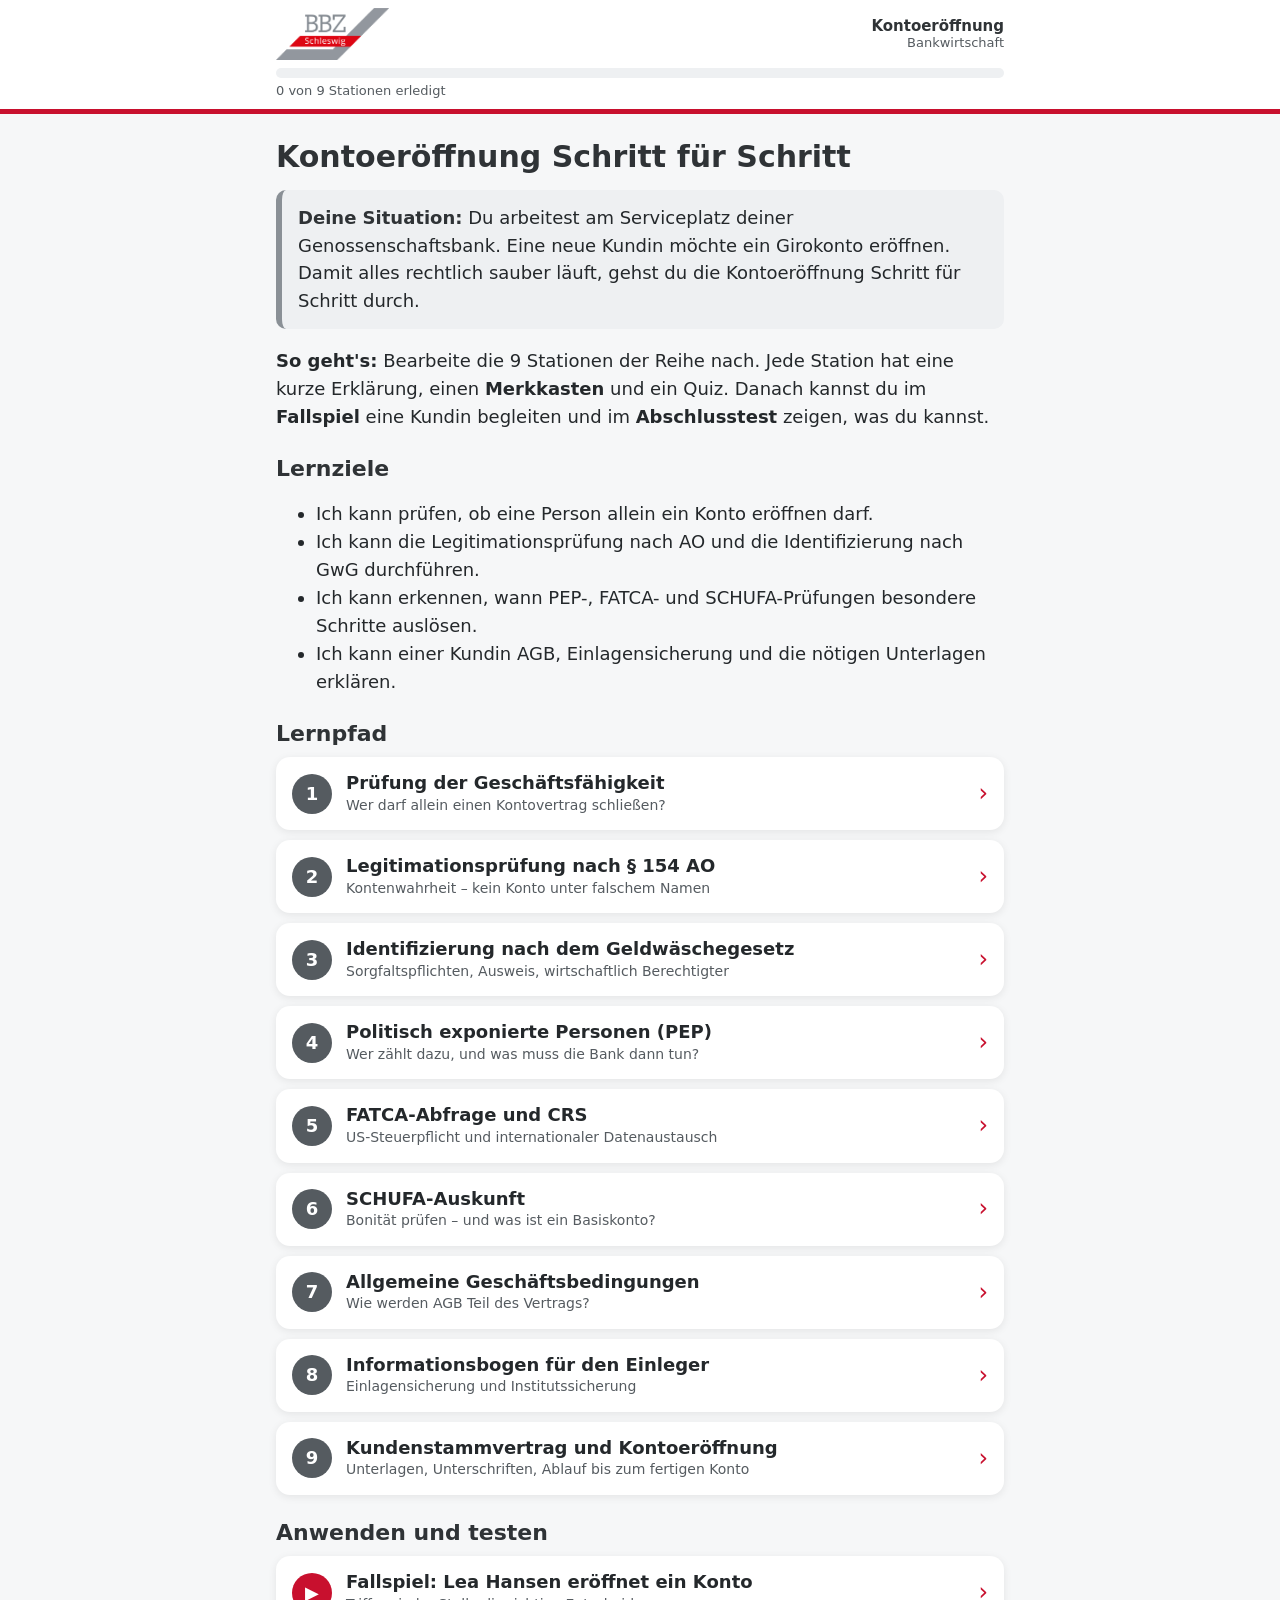
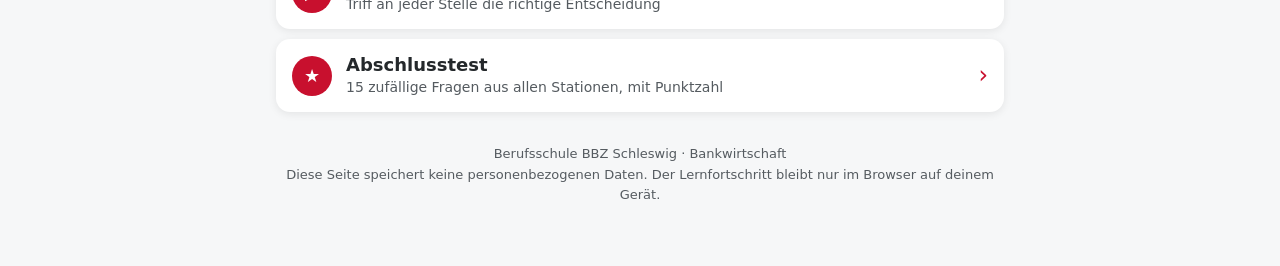
<file: index.html>
<!DOCTYPE html>
<html lang="de">
<head>
  <meta charset="utf-8">
  <meta name="viewport" content="width=device-width, initial-scale=1">
  <title>Kontoeröffnung Schritt für Schritt</title>
  <meta name="description" content="Interaktiver Lernpfad zur Kontoeröffnung für Auszubildende zur Bankkauffrau / zum Bankkaufmann – BBZ Schleswig, Bankwirtschaft.">
  <meta name="theme-color" content="#c8102e">
  <link rel="stylesheet" href="css/style.css">
</head>
<body>
  <header class="kopf">
    <div class="kopf-inner">
      <a href="#" aria-label="Zur Startseite">
        <img class="logo" src="bbz-logo.png" alt="BBZ Schleswig"
             onerror="this.style.display='none'; this.nextElementSibling.style.display='inline';">
        <span class="logo-ersatz" style="display:none">BBZ<span>Schleswig</span></span>
      </a>
      <div class="kopf-titel">
        <strong>Kontoeröffnung</strong>
        Bankwirtschaft
      </div>
    </div>
    <div class="fortschritt">
      <div class="fortschritt-balken" id="fortschritt-balken" role="progressbar"
           aria-label="Lernfortschritt" aria-valuemin="0" aria-valuemax="100" aria-valuenow="0">
        <div class="fortschritt-fuellung" id="fortschritt-fuellung"></div>
      </div>
      <div class="fortschritt-text" id="fortschritt-text"></div>
    </div>
  </header>

  <main id="app">
    <noscript>Bitte aktiviere JavaScript, um den Lernpfad zu nutzen.</noscript>
  </main>

  <script src="js/inhalte.js"></script>
  <script src="js/app.js"></script>
</body>
</html>
</file>
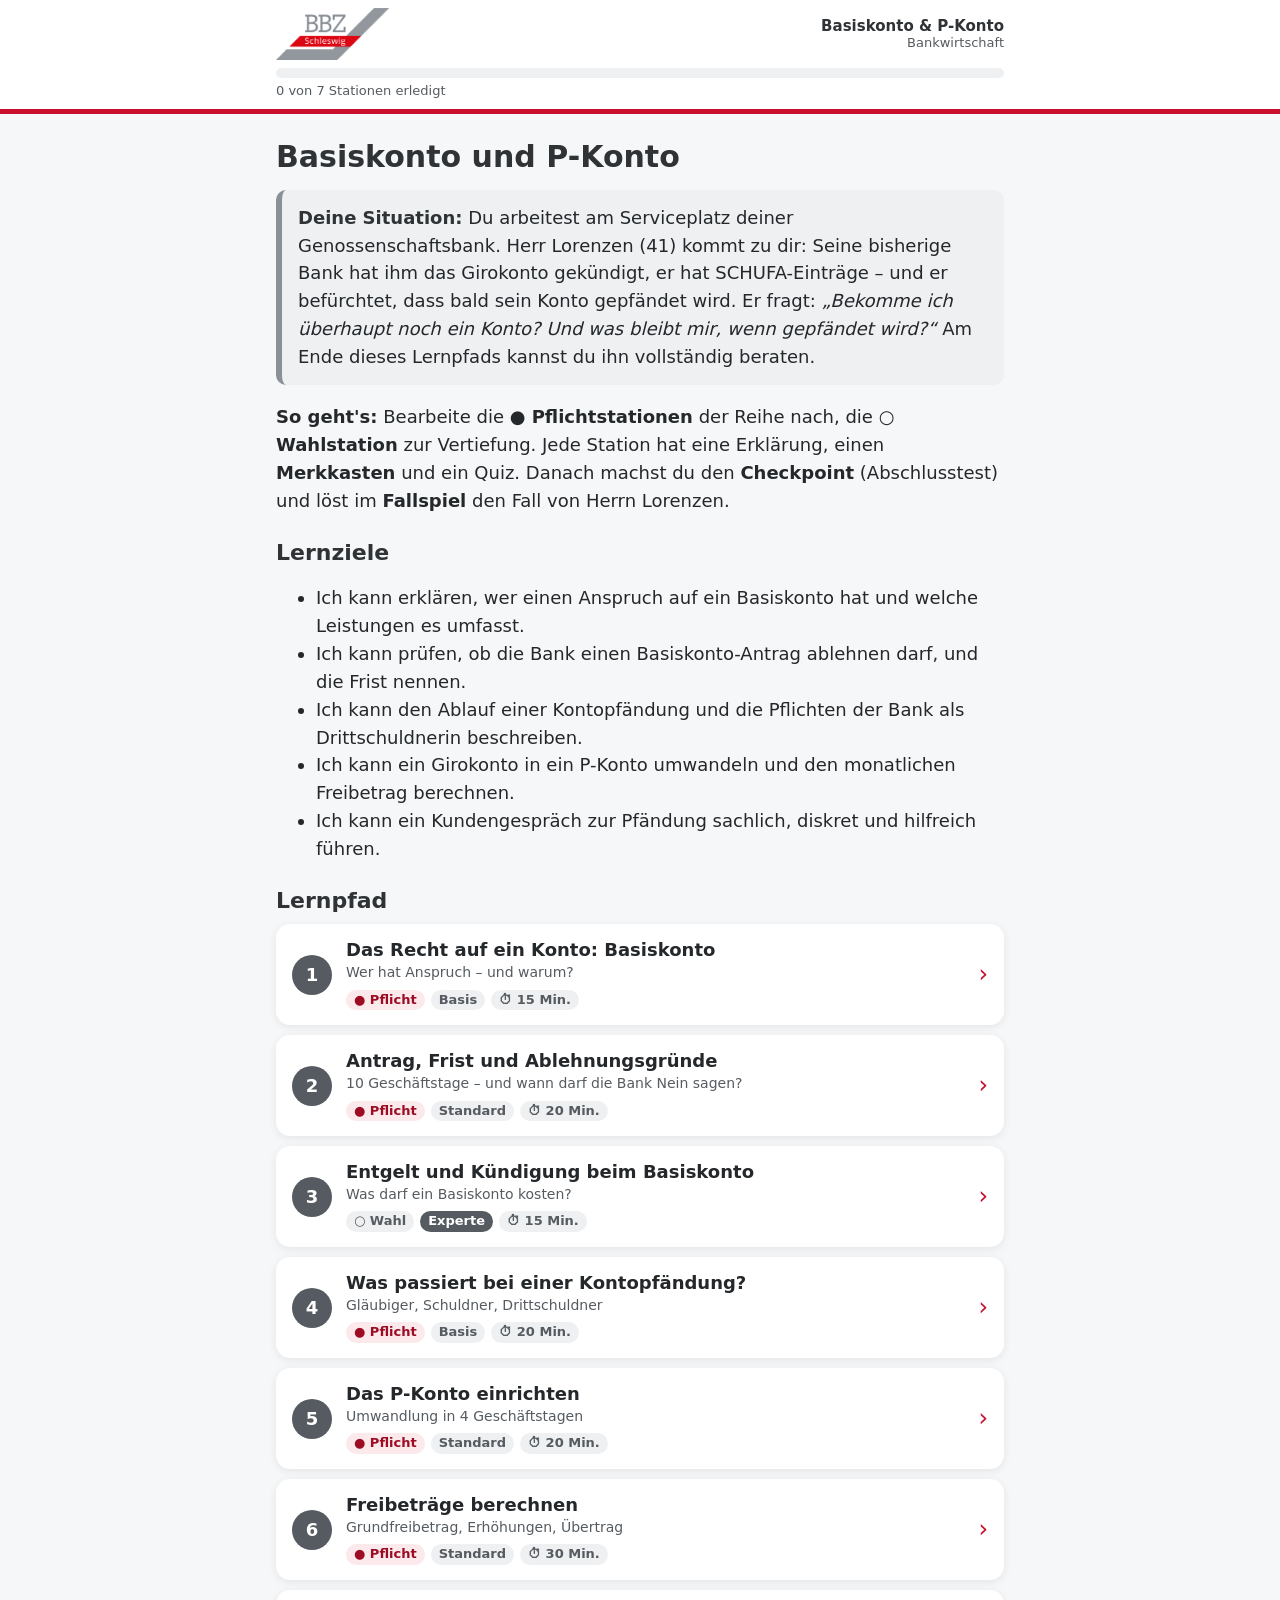
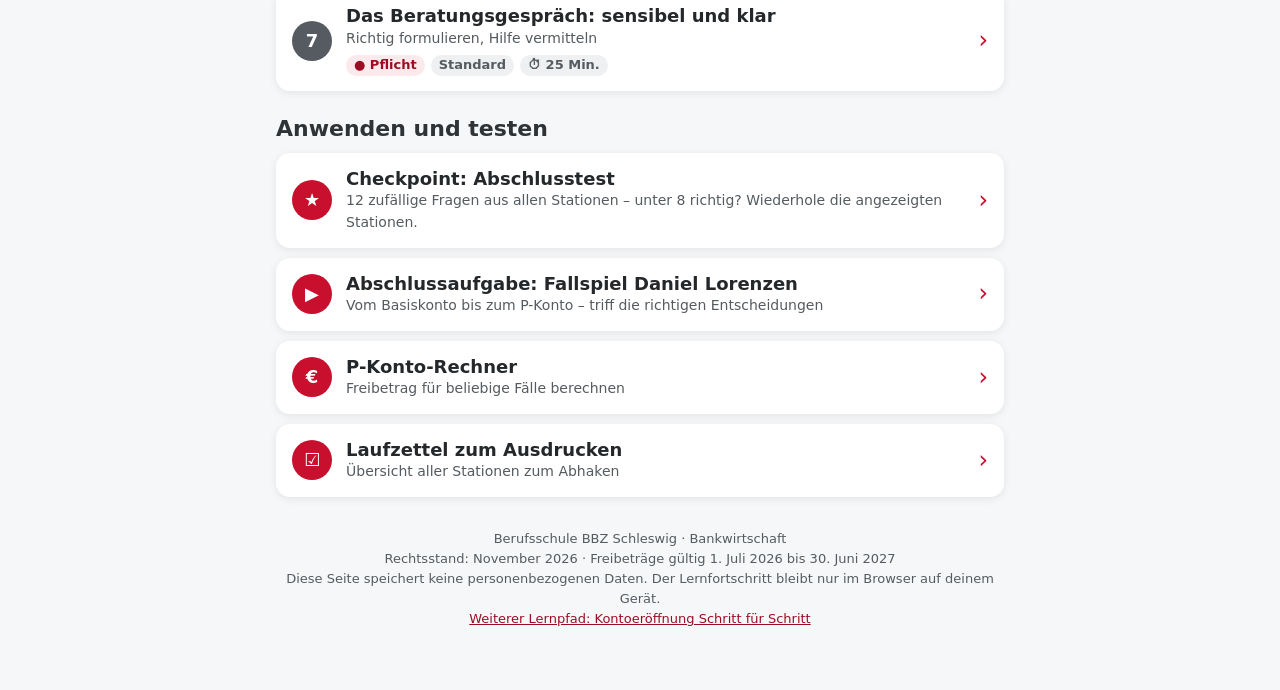
<file: basiskonto-p-konto/index.html>
<!DOCTYPE html>
<html lang="de">
<head>
  <meta charset="utf-8">
  <meta name="viewport" content="width=device-width, initial-scale=1">
  <title>Basiskonto und P-Konto</title>
  <meta name="description" content="Interaktiver Lernpfad zu Basiskonto und Pfändungsschutzkonto (P-Konto) für Auszubildende zur Bankkauffrau / zum Bankkaufmann – BBZ Schleswig, Bankwirtschaft.">
  <meta name="theme-color" content="#c8102e">
  <link rel="stylesheet" href="../css/style.css">
  <link rel="stylesheet" href="css/zusatz.css">
</head>
<body>
  <header class="kopf">
    <div class="kopf-inner">
      <a href="#" aria-label="Zur Startseite">
        <img class="logo" src="../bbz-logo.png" alt="BBZ Schleswig"
             onerror="this.style.display='none'; this.nextElementSibling.style.display='inline';">
        <span class="logo-ersatz" style="display:none">BBZ<span>Schleswig</span></span>
      </a>
      <div class="kopf-titel">
        <strong>Basiskonto &amp; P-Konto</strong>
        Bankwirtschaft
      </div>
    </div>
    <div class="fortschritt">
      <div class="fortschritt-balken" id="fortschritt-balken" role="progressbar"
           aria-label="Lernfortschritt" aria-valuemin="0" aria-valuemax="100" aria-valuenow="0">
        <div class="fortschritt-fuellung" id="fortschritt-fuellung"></div>
      </div>
      <div class="fortschritt-text" id="fortschritt-text"></div>
    </div>
  </header>

  <main id="app">
    <noscript>Bitte aktiviere JavaScript, um den Lernpfad zu nutzen.</noscript>
  </main>

  <script src="js/inhalte.js"></script>
  <script src="js/app.js"></script>
</body>
</html>
</file>
<file: css/style.css>
/* Lernpfad Kontoeröffnung – BBZ Schleswig
   Farben: BBZ-Grau und BBZ-Rot, mobil zuerst */

:root {
  --rot: #c8102e;
  --rot-dunkel: #9e0c24;
  --rot-hell: #fbe9ec;
  --grau-900: #2f3336;
  --grau-700: #555b60;
  --grau-500: #8a9096;
  --grau-300: #c9cdd1;
  --grau-100: #eef0f2;
  --weiss: #ffffff;
  --gruen: #1e7d3a;
  --gruen-hell: #e5f4ea;
  --hintergrund: #f6f7f8;
  --karte: #ffffff;
  --text: #24282b;
  --radius: 14px;
  --schatten: 0 2px 8px rgba(0, 0, 0, .08);
}

* { box-sizing: border-box; }

html { -webkit-text-size-adjust: 100%; }

body {
  margin: 0;
  font-family: system-ui, -apple-system, "Segoe UI", Roboto, Arial, sans-serif;
  font-size: 18px;
  line-height: 1.55;
  color: var(--text);
  background: var(--hintergrund);
}

/* ---------- Kopfbereich ---------- */
.kopf {
  background: var(--weiss);
  border-bottom: 5px solid var(--rot);
  position: sticky;
  top: 0;
  z-index: 10;
}
.kopf-inner {
  max-width: 760px;
  margin: 0 auto;
  padding: 8px 16px;
  display: flex;
  align-items: center;
  gap: 12px;
}
.kopf-inner > a { text-decoration: none; }
.logo { height: 42px; width: auto; display: block; }
.logo-ersatz {
  font-weight: 800;
  color: var(--grau-700);
  font-size: 20px;
  letter-spacing: .5px;
}
.logo-ersatz span {
  background: var(--rot);
  color: var(--weiss);
  padding: 0 6px;
  margin-left: 4px;
  font-size: 14px;
  vertical-align: middle;
}
.kopf-titel {
  margin-left: auto;
  text-align: right;
  font-size: 13px;
  line-height: 1.25;
  color: var(--grau-700);
}
.kopf-titel strong { display: block; color: var(--grau-900); font-size: 15px; }

.fortschritt {
  max-width: 760px;
  margin: 0 auto;
  padding: 0 16px 8px;
}
.fortschritt-balken {
  height: 10px;
  background: var(--grau-100);
  border-radius: 99px;
  overflow: hidden;
}
.fortschritt-fuellung {
  height: 100%;
  width: 0;
  background: var(--rot);
  transition: width .4s;
}
.fortschritt-text { font-size: 13px; color: var(--grau-700); margin-top: 3px; }

/* ---------- Hauptbereich ---------- */
main {
  max-width: 760px;
  margin: 0 auto;
  padding: 16px 16px 48px;
}

h1, h2, h3 { line-height: 1.25; color: var(--grau-900); }
h1 { font-size: 26px; margin: 8px 0 12px; }
h2 { font-size: 22px; margin: 24px 0 10px; }
h3 { font-size: 19px; margin: 18px 0 8px; }

a { color: var(--rot-dunkel); }

.karte {
  background: var(--karte);
  border-radius: var(--radius);
  box-shadow: var(--schatten);
  padding: 18px;
  margin: 14px 0;
}

.situation {
  border-left: 6px solid var(--grau-500);
  background: var(--grau-100);
  border-radius: 10px;
  padding: 14px 16px;
  margin: 14px 0;
}
.situation strong:first-child { color: var(--grau-900); }

.merkkasten {
  border: 2px solid var(--rot);
  background: var(--rot-hell);
  border-radius: var(--radius);
  padding: 14px 16px;
  margin: 16px 0;
}
.merkkasten h3 {
  margin: 0 0 8px;
  color: var(--rot-dunkel);
  font-size: 18px;
}
.merkkasten h3::before { content: "✎ "; }
.merkkasten ul { margin: 0; padding-left: 22px; }
.merkkasten li { margin: 6px 0; }

.hinweis {
  font-size: 15px;
  color: var(--grau-700);
  background: var(--grau-100);
  border-radius: 10px;
  padding: 10px 14px;
  margin: 12px 0;
}

table.tabelle {
  width: 100%;
  border-collapse: collapse;
  font-size: 16px;
  margin: 10px 0;
}
.tabelle th, .tabelle td {
  border: 1px solid var(--grau-300);
  padding: 8px;
  text-align: left;
  vertical-align: top;
}
.tabelle th { background: var(--grau-100); }
.tabelle-scroll { overflow-x: auto; }

/* ---------- Schaltflächen ---------- */
.btn {
  display: block;
  width: 100%;
  min-height: 52px;
  padding: 12px 18px;
  margin: 10px 0;
  font: inherit;
  font-weight: 600;
  text-align: center;
  text-decoration: none;
  border-radius: 12px;
  border: 2px solid var(--rot);
  background: var(--rot);
  color: var(--weiss);
  cursor: pointer;
}
.btn:hover { background: var(--rot-dunkel); border-color: var(--rot-dunkel); }
.btn:focus-visible, .option:focus-visible, select:focus-visible {
  outline: 3px solid var(--grau-900);
  outline-offset: 2px;
}
.btn.sekundaer { background: var(--weiss); color: var(--rot-dunkel); }
.btn.sekundaer:hover { background: var(--rot-hell); }
.btn.grau { background: var(--grau-700); border-color: var(--grau-700); }
.btn.grau:hover { background: var(--grau-900); }
.btn[disabled] { opacity: .45; cursor: not-allowed; }

.btn-reihe { display: flex; gap: 10px; flex-wrap: wrap; }
.btn-reihe .btn { flex: 1 1 200px; }

/* ---------- Startseite: Stationen ---------- */
.stationsliste { list-style: none; padding: 0; margin: 0; }
.station-link {
  display: flex;
  align-items: center;
  gap: 14px;
  background: var(--karte);
  border-radius: var(--radius);
  box-shadow: var(--schatten);
  padding: 14px 16px;
  margin: 10px 0;
  text-decoration: none;
  color: var(--text);
  min-height: 64px;
}
.station-link:hover { outline: 2px solid var(--grau-300); }
.station-nr {
  flex: 0 0 40px;
  height: 40px;
  border-radius: 50%;
  background: var(--grau-700);
  color: var(--weiss);
  display: flex;
  align-items: center;
  justify-content: center;
  font-weight: 700;
}
.station-link.erledigt .station-nr { background: var(--gruen); }
.station-link.erledigt .station-nr::after { content: "✓"; }
.station-link.erledigt .station-nr span { display: none; }
.station-name { font-weight: 600; line-height: 1.3; }
.station-info { font-size: 14px; color: var(--grau-700); }
.station-pfeil { margin-left: auto; color: var(--rot); font-size: 24px; }

.extra-link .station-nr { background: var(--rot); }

/* ---------- Quiz ---------- */
.frage-kopf {
  font-size: 14px;
  color: var(--grau-700);
  text-transform: uppercase;
  letter-spacing: .5px;
  margin-bottom: 4px;
}
.frage-text { font-weight: 600; font-size: 19px; margin: 4px 0 12px; }
.fall {
  background: var(--grau-100);
  border-left: 5px solid var(--grau-500);
  padding: 10px 14px;
  border-radius: 8px;
  margin: 8px 0 12px;
}

.option {
  display: block;
  width: 100%;
  text-align: left;
  font: inherit;
  min-height: 52px;
  padding: 12px 14px;
  margin: 8px 0;
  border: 2px solid var(--grau-300);
  border-radius: 12px;
  background: var(--weiss);
  color: var(--text);
  cursor: pointer;
}
.option:hover:not([disabled]) { border-color: var(--grau-700); }
.option[disabled] { cursor: default; }
.option.richtig { border-color: var(--gruen); background: var(--gruen-hell); }
.option.falsch { border-color: var(--rot); background: var(--rot-hell); }
.option.richtig::before { content: "✓ "; color: var(--gruen); font-weight: 700; }
.option.falsch::before { content: "✗ "; color: var(--rot); font-weight: 700; }

.tf-reihe { display: flex; gap: 10px; }
.tf-reihe .option { text-align: center; font-weight: 600; }

.zuordnung { margin: 10px 0; }
.zuordnung-zeile {
  padding: 10px 0;
  border-bottom: 1px solid var(--grau-100);
}
.zuordnung-zeile label { display: block; margin-bottom: 6px; }
.zuordnung select {
  width: 100%;
  min-height: 48px;
  font: inherit;
  font-size: 17px;
  padding: 8px 10px;
  border: 2px solid var(--grau-300);
  border-radius: 10px;
  background: var(--weiss);
  color: var(--text);
}
.zuordnung select.richtig { border-color: var(--gruen); background: var(--gruen-hell); }
.zuordnung select.falsch { border-color: var(--rot); background: var(--rot-hell); }
.korrektur { font-size: 15px; color: var(--rot-dunkel); margin-top: 4px; }

.feedback {
  border-radius: 12px;
  padding: 12px 14px;
  margin: 12px 0 4px;
}
.feedback.gut { background: var(--gruen-hell); border: 2px solid var(--gruen); }
.feedback.schlecht { background: var(--rot-hell); border: 2px solid var(--rot); }
.feedback strong { display: block; margin-bottom: 4px; }

.ergebnis {
  text-align: center;
  padding: 20px 16px;
}
.ergebnis .punkte {
  font-size: 48px;
  font-weight: 800;
  color: var(--rot);
  line-height: 1.1;
}

/* ---------- Fallspiel ---------- */
.kundin {
  display: flex;
  gap: 14px;
  align-items: center;
  background: var(--grau-100);
  border-radius: var(--radius);
  padding: 12px 14px;
  margin: 12px 0;
}
.avatar {
  flex: 0 0 56px;
  height: 56px;
  border-radius: 50%;
  background: var(--grau-700);
  color: var(--weiss);
  font-weight: 700;
  font-size: 22px;
  display: flex;
  align-items: center;
  justify-content: center;
}
.sprechblase {
  background: var(--weiss);
  border-radius: 14px;
  padding: 10px 14px;
  position: relative;
  box-shadow: var(--schatten);
}
.akte {
  font-size: 15px;
  background: var(--weiss);
  border: 1px dashed var(--grau-500);
  border-radius: 10px;
  padding: 10px 14px;
  margin: 12px 0;
}
.akte ul { margin: 4px 0 0; padding-left: 20px; }

.fussnote {
  font-size: 13px;
  color: var(--grau-700);
  text-align: center;
  margin-top: 32px;
}

@media (min-width: 700px) {
  body { font-size: 18px; }
  h1 { font-size: 30px; }
  .logo { height: 52px; }
}
</file>
<file: basiskonto-p-konto/css/zusatz.css>
/* Ergänzungen für den Lernpfad Basiskonto & P-Konto (Grundlayout: ../css/style.css) */
.marke { display: inline-block; font-size: 13px; line-height: 1.3; padding: 2px 8px; border-radius: 999px;
  margin: 4px 6px 0 0; background: var(--grau-100); color: var(--grau-700); font-weight: 600; }
.marke.pflicht { background: var(--rot-hell); color: var(--rot-dunkel); }
.marke.experte { background: var(--grau-700); color: var(--weiss); }
.rechner, .zahl-eingabe { display: grid; gap: 10px; margin: 12px 0; }
.rechner label, .zahl-eingabe label { font-weight: 600; font-size: 16px; }
.rechner input, .zahl-eingabe input { font: inherit; padding: 10px 12px; border: 2px solid var(--grau-300);
  border-radius: 10px; width: 100%; max-width: 260px; background: var(--weiss); color: var(--text); }
.rechner input:focus-visible, .zahl-eingabe input:focus-visible { outline: 3px solid var(--rot); outline-offset: 2px; }
.zahl-eingabe input.richtig { border-color: var(--gruen); background: var(--gruen-hell); }
.zahl-eingabe input.falsch { border-color: var(--rot); background: var(--rot-hell); }
.rechner-ergebnis { background: var(--gruen-hell); border-left: 5px solid var(--gruen); border-radius: 8px; padding: 10px 14px; }
.rechner-ergebnis table { width: 100%; border-collapse: collapse; font-size: 16px; }
.rechner-ergebnis td { padding: 3px 0; }
.rechner-ergebnis td:last-child { text-align: right; white-space: nowrap; font-variant-numeric: tabular-nums; }
.rechner-ergebnis tr.summe td { border-top: 2px solid var(--gruen); font-weight: 700; padding-top: 6px; }
.laufzettel td:nth-child(n+3), .laufzettel th:nth-child(n+3) { text-align: center; }
.kaestchen { display: inline-block; width: 18px; height: 18px; border: 2px solid var(--grau-700); border-radius: 3px; }
.zitat { background: var(--grau-100); border-radius: 8px; padding: 8px 12px; margin: 6px 0; }
.zitat.gut { border-left: 5px solid var(--gruen); }
.zitat.schlecht { border-left: 5px solid var(--rot); }
@media print {
  .kopf, .btn, .btn-reihe, .nicht-drucken { display: none !important; }
  body { background: #fff; font-size: 13px; }
  .karte { box-shadow: none; border: 1px solid #999; }
}
</file>
